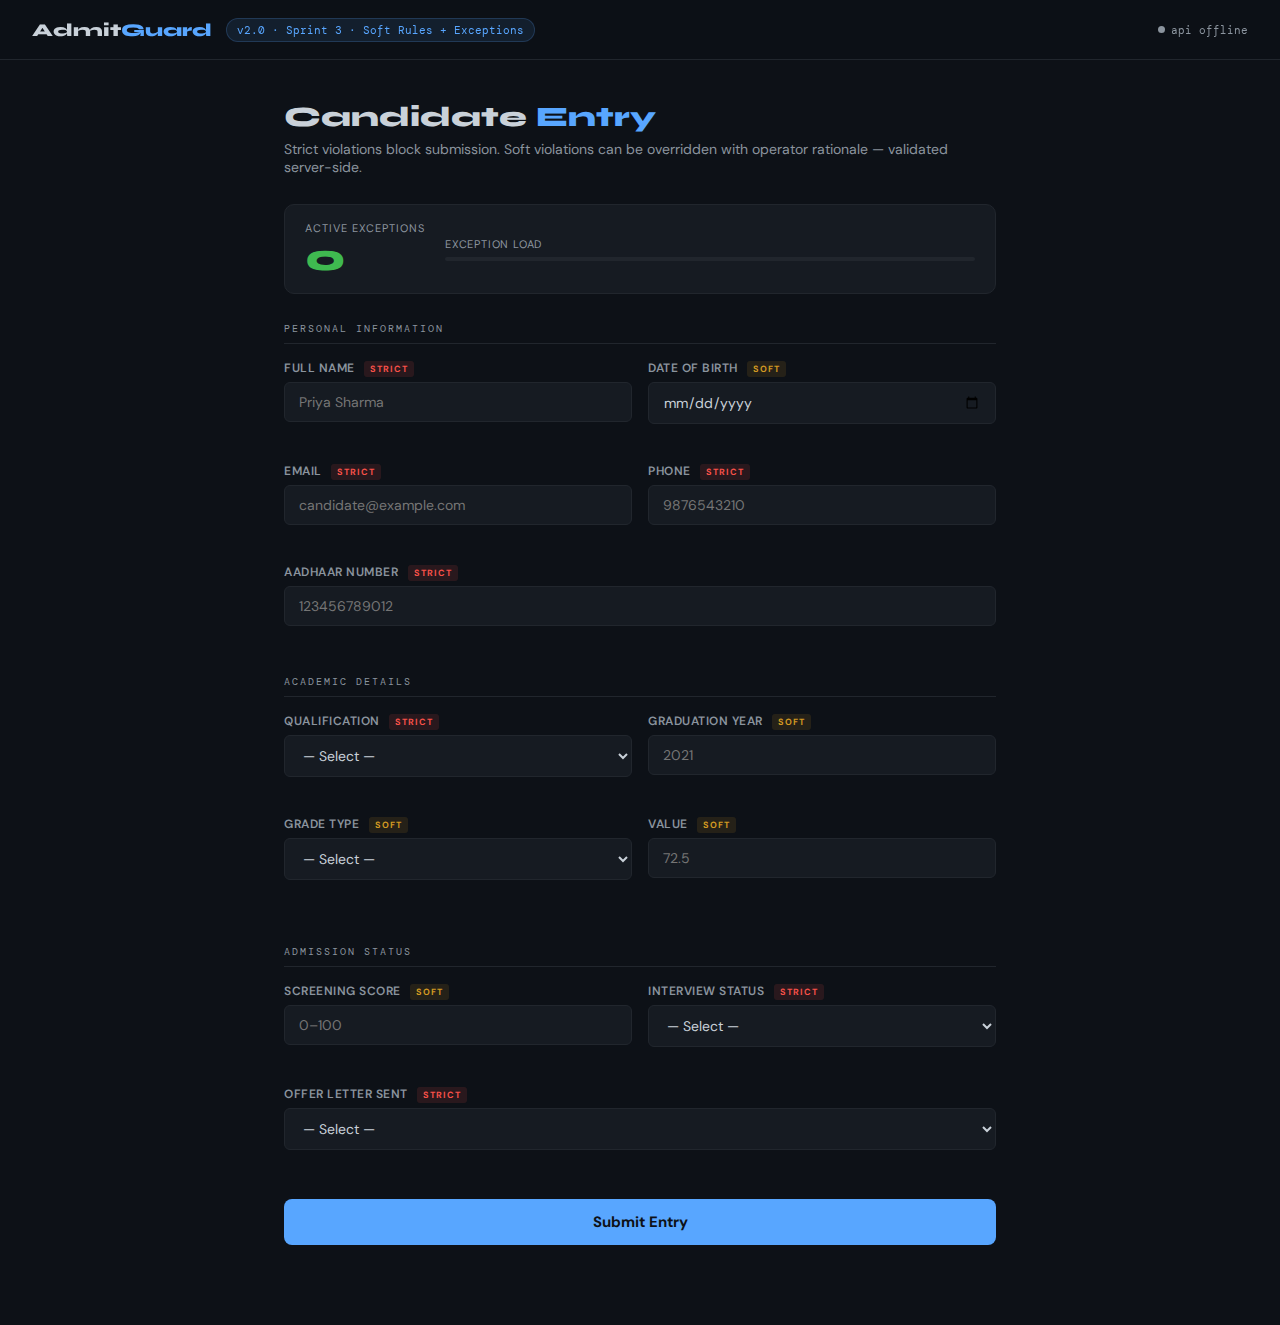
<file: index.html>
<!DOCTYPE html>
<html lang="en">

<head>
    <meta charset="UTF-8">
    <meta name="viewport" content="width=device-width, initial-scale=1.0">
    <title>AdmitGuard — Sprint 3</title>
    <link
        href="https://fonts.googleapis.com/css2?family=DM+Mono:wght@400;500&family=Syne:wght@700;800&family=DM+Sans:wght@300;400;500;600&display=swap"
        rel="stylesheet">
    <style>
        :root {
            --bg: #0d1117;
            --surface: #161b22;
            --surface2: #1c2128;
            --border: #21262d;
            --accent: #58a6ff;
            --success: #3fb950;
            --warn: #d29922;
            --danger: #f85149;
            --text: #c9d1d9;
            --muted: #8b949e;
            --font: 'DM Sans', sans-serif;
            --mono: 'DM Mono', monospace;
            --display: 'Syne', sans-serif;
        }

        * {
            box-sizing: border-box;
            margin: 0;
            padding: 0;
        }

        body {
            background: var(--bg);
            color: var(--text);
            font-family: var(--font);
            min-height: 100vh;
        }

        header {
            padding: 0 32px;
            height: 60px;
            display: flex;
            align-items: center;
            justify-content: space-between;
            border-bottom: 1px solid var(--border);
            position: sticky;
            top: 0;
            z-index: 10;
            background: rgba(13, 17, 23, 0.96);
            backdrop-filter: blur(8px);
        }

        .logo {
            font-family: var(--display);
            font-size: 18px;
            font-weight: 800;
        }

        .logo span {
            color: var(--accent);
        }

        .sprint-badge {
            font-family: var(--mono);
            font-size: 11px;
            background: rgba(88, 166, 255, 0.1);
            color: var(--accent);
            padding: 4px 10px;
            border-radius: 20px;
            border: 1px solid rgba(88, 166, 255, 0.2);
        }

        .api-status {
            font-family: var(--mono);
            font-size: 11px;
            color: var(--muted);
            display: flex;
            align-items: center;
            gap: 6px;
        }

        .dot {
            width: 7px;
            height: 7px;
            border-radius: 50%;
            background: var(--muted);
        }

        .dot.online {
            background: var(--success);
            box-shadow: 0 0 6px var(--success);
        }

        main {
            max-width: 760px;
            margin: 0 auto;
            padding: 40px 24px 80px;
        }

        h1 {
            font-family: var(--display);
            font-size: 28px;
            font-weight: 800;
            margin-bottom: 6px;
        }

        h1 span {
            color: var(--accent);
        }

        .subtitle {
            color: var(--muted);
            font-size: 14px;
            margin-bottom: 28px;
        }

        /* EXCEPTION METER */
        .exception-meter {
            background: var(--surface);
            border: 1px solid var(--border);
            border-radius: 10px;
            padding: 16px 20px;
            margin-bottom: 28px;
            display: flex;
            align-items: center;
            gap: 20px;
        }

        .ex-count {
            font-family: var(--display);
            font-size: 38px;
            font-weight: 800;
            line-height: 1;
            min-width: 48px;
        }

        .ex-count.zero {
            color: var(--success);
        }

        .ex-count.low {
            color: var(--warn);
        }

        .ex-count.high {
            color: var(--danger);
        }

        .ex-bar-wrap {
            flex: 1;
        }

        .ex-bar-label {
            font-size: 11px;
            color: var(--muted);
            margin-bottom: 6px;
            text-transform: uppercase;
            letter-spacing: 0.8px;
        }

        .ex-bar {
            height: 4px;
            background: var(--border);
            border-radius: 2px;
            overflow: hidden;
        }

        .ex-bar-fill {
            height: 100%;
            border-radius: 2px;
            transition: all .3s;
        }

        .flag-badge {
            background: rgba(248, 81, 73, 0.1);
            border: 1px solid rgba(248, 81, 73, 0.3);
            color: var(--danger);
            font-size: 12px;
            padding: 6px 12px;
            border-radius: 6px;
            font-weight: 600;
            display: none;
        }

        /* FORM */
        .form-section {
            margin-bottom: 28px;
        }

        .section-label {
            font-family: var(--mono);
            font-size: 10px;
            letter-spacing: 2px;
            text-transform: uppercase;
            color: var(--muted);
            margin-bottom: 16px;
            padding-bottom: 8px;
            border-bottom: 1px solid var(--border);
        }

        .field {
            margin-bottom: 18px;
        }

        label {
            display: block;
            font-size: 12px;
            font-weight: 600;
            color: var(--muted);
            margin-bottom: 6px;
            letter-spacing: 0.5px;
            text-transform: uppercase;
        }

        .rule-type {
            font-size: 9px;
            padding: 2px 6px;
            border-radius: 3px;
            margin-left: 6px;
            font-weight: 700;
            letter-spacing: 1px;
        }

        .rule-strict {
            background: rgba(248, 81, 73, 0.12);
            color: var(--danger);
        }

        .rule-soft {
            background: rgba(210, 153, 34, 0.12);
            color: var(--warn);
        }

        input,
        select {
            width: 100%;
            background: var(--surface);
            border: 1px solid var(--border);
            color: var(--text);
            padding: 10px 14px;
            border-radius: 6px;
            font-family: var(--font);
            font-size: 14px;
            outline: none;
            transition: border-color .15s;
        }

        input:focus,
        select:focus {
            border-color: var(--accent);
        }

        input.field-error {
            border-color: var(--danger);
        }

        input.field-soft {
            border-color: var(--warn);
        }

        select option {
            background: var(--surface);
        }

        .error-msg {
            font-size: 12px;
            color: var(--danger);
            margin-top: 5px;
            min-height: 16px;
        }

        .soft-msg {
            font-size: 12px;
            color: var(--warn);
            margin-top: 5px;
            min-height: 16px;
        }

        .grid-2 {
            display: grid;
            grid-template-columns: 1fr 1fr;
            gap: 16px;
        }

        /* EXCEPTION PANEL */
        .exception-panel {
            background: rgba(210, 153, 34, 0.05);
            border: 1px solid rgba(210, 153, 34, 0.2);
            border-radius: 8px;
            padding: 14px;
            margin-top: 10px;
            display: none;
            animation: fadeIn .2s ease;
        }

        .exception-panel.open {
            display: block;
        }

        @keyframes fadeIn {
            from {
                opacity: 0;
                transform: translateY(-4px);
            }

            to {
                opacity: 1;
                transform: translateY(0);
            }
        }

        .ex-toggle {
            display: flex;
            align-items: center;
            gap: 10px;
            cursor: pointer;
            margin-bottom: 0;
        }

        .toggle-track {
            width: 36px;
            height: 19px;
            background: var(--border);
            border-radius: 10px;
            position: relative;
            transition: background .2s;
            flex-shrink: 0;
        }

        .toggle-track.on {
            background: var(--warn);
        }

        .toggle-track::after {
            content: '';
            position: absolute;
            width: 13px;
            height: 13px;
            background: #fff;
            border-radius: 50%;
            top: 3px;
            left: 3px;
            transition: left .2s;
        }

        .toggle-track.on::after {
            left: 20px;
        }

        .ex-toggle-label {
            font-size: 13px;
            color: var(--warn);
            font-weight: 500;
        }

        .rationale-wrap {
            margin-top: 12px;
            display: none;
        }

        .rationale-wrap.open {
            display: block;
        }

        .rationale-wrap textarea {
            width: 100%;
            background: var(--surface2);
            border: 1px solid var(--border);
            color: var(--text);
            border-radius: 6px;
            padding: 10px 12px;
            font-family: var(--font);
            font-size: 13px;
            resize: vertical;
            min-height: 65px;
            outline: none;
            transition: border-color .15s;
        }

        .rationale-wrap textarea:focus {
            border-color: var(--warn);
        }

        .rat-hint {
            font-size: 11px;
            color: var(--muted);
            margin-top: 6px;
        }

        .keyword-chips {
            display: flex;
            flex-wrap: wrap;
            gap: 5px;
            margin-top: 6px;
        }

        .kchip {
            font-size: 11px;
            padding: 2px 7px;
            border-radius: 4px;
            background: var(--surface2);
            border: 1px solid var(--border);
            color: var(--muted);
            font-family: var(--mono);
            transition: all .15s;
        }

        .kchip.found {
            border-color: var(--success);
            color: var(--success);
            background: rgba(63, 185, 80, 0.07);
        }

        .rat-status {
            font-size: 12px;
            margin-top: 5px;
            min-height: 16px;
        }

        .rat-status.ok {
            color: var(--success);
        }

        .rat-status.err {
            color: var(--danger);
        }

        /* SUBMIT */
        .btn-submit {
            width: 100%;
            padding: 13px;
            background: var(--accent);
            border: none;
            border-radius: 8px;
            color: #0d1117;
            font-family: var(--font);
            font-size: 15px;
            font-weight: 700;
            cursor: pointer;
            transition: opacity .2s;
        }

        .btn-submit:disabled {
            opacity: 0.35;
            cursor: not-allowed;
        }

        .btn-submit:not(:disabled):hover {
            opacity: 0.88;
        }

        .api-error-banner {
            background: rgba(248, 81, 73, 0.08);
            border: 1px solid rgba(248, 81, 73, 0.25);
            border-radius: 8px;
            padding: 12px 16px;
            margin-bottom: 16px;
            font-size: 13px;
            color: var(--danger);
            display: none;
        }

        .spinner {
            display: inline-block;
            width: 14px;
            height: 14px;
            border: 2px solid rgba(13, 17, 23, 0.3);
            border-top-color: #0d1117;
            border-radius: 50%;
            animation: spin .6s linear infinite;
            vertical-align: middle;
            margin-right: 6px;
        }

        @keyframes spin {
            to {
                transform: rotate(360deg);
            }
        }

        /* SUCCESS */
        .success-screen {
            display: none;
            text-align: center;
            padding: 48px 24px;
            background: var(--surface);
            border: 1px solid var(--border);
            border-radius: 12px;
        }

        .success-icon {
            font-size: 48px;
            margin-bottom: 16px;
        }

        .success-title {
            font-family: var(--display);
            font-size: 26px;
            font-weight: 800;
            margin-bottom: 8px;
        }

        .success-id {
            font-family: var(--mono);
            font-size: 13px;
            color: var(--accent);
            margin-bottom: 6px;
        }

        .success-flags {
            font-size: 13px;
            color: var(--warn);
            margin-bottom: 24px;
            min-height: 20px;
        }

        .btn-ghost {
            background: none;
            border: 1px solid var(--border);
            color: var(--muted);
            padding: 10px 20px;
            border-radius: 6px;
            cursor: pointer;
            font-family: var(--font);
            font-size: 13px;
            transition: all .2s;
        }

        .btn-ghost:hover {
            border-color: var(--accent);
            color: var(--accent);
        }
    </style>
</head>

<body>

    <header>
        <div style="display:flex;align-items:center;gap:14px;">
            <div class="logo">Admit<span>Guard</span></div>
            <div class="sprint-badge">v2.0 · Sprint 3 · Soft Rules + Exceptions</div>
        </div>
        <div class="api-status">
            <div class="dot" id="statusDot"></div><span id="statusText">checking...</span>
        </div>
    </header>

    <main>
        <h1>Candidate <span>Entry</span></h1>
        <p class="subtitle">Strict violations block submission. Soft violations can be overridden with operator
            rationale — validated server-side.</p>

        <!-- EXCEPTION METER -->
        <div class="exception-meter">
            <div>
                <div
                    style="font-size:11px;color:var(--muted);text-transform:uppercase;letter-spacing:1px;margin-bottom:4px">
                    Active Exceptions</div>
                <div class="ex-count zero" id="exCount">0</div>
            </div>
            <div class="ex-bar-wrap">
                <div class="ex-bar-label">Exception load</div>
                <div class="ex-bar">
                    <div class="ex-bar-fill" id="exFill" style="width:0%;background:var(--success)"></div>
                </div>
            </div>
            <div class="flag-badge" id="flagBadge">⚠ Manager Review Required</div>
        </div>

        <div class="api-error-banner" id="apiBanner"></div>

        <div id="formSection">
            <!-- Personal -->
            <div class="form-section">
                <div class="section-label">Personal Information</div>
                <div class="grid-2">
                    <div class="field">
                        <label>Full Name <span class="rule-type rule-strict">STRICT</span></label>
                        <input type="text" id="f_name" placeholder="Priya Sharma">
                        <div class="error-msg" id="err_name"></div>
                    </div>
                    <div class="field">
                        <label>Date of Birth <span class="rule-type rule-soft">SOFT</span></label>
                        <input type="date" id="f_dob">
                        <div class="soft-msg" id="soft_dob"></div>
                        <div class="exception-panel" id="ex_dob">
                            <div class="ex-toggle" onclick="toggleException('dob')">
                                <div class="toggle-track" id="toggle_dob"></div>
                                <span class="ex-toggle-label">Override age requirement</span>
                            </div>
                            <div class="rationale-wrap" id="rat_dob">
                                <textarea id="rattext_dob"
                                    placeholder="e.g. Approved by admission head — special case for experienced professional..."
                                    oninput="onRationaleInput('dob')"></textarea>
                                <div class="rat-hint">Min 30 chars. Must include one keyword:</div>
                                <div class="keyword-chips" id="chips_dob"></div>
                                <div class="rat-status" id="ratstat_dob"></div>
                            </div>
                        </div>
                    </div>
                </div>
                <div class="grid-2">
                    <div class="field">
                        <label>Email <span class="rule-type rule-strict">STRICT</span></label>
                        <input type="text" id="f_email" placeholder="candidate@example.com">
                        <div class="error-msg" id="err_email"></div>
                    </div>
                    <div class="field">
                        <label>Phone <span class="rule-type rule-strict">STRICT</span></label>
                        <input type="text" id="f_phone" placeholder="9876543210" maxlength="10">
                        <div class="error-msg" id="err_phone"></div>
                    </div>
                </div>
                <div class="field">
                    <label>Aadhaar Number <span class="rule-type rule-strict">STRICT</span></label>
                    <input type="text" id="f_aadhaar" placeholder="123456789012" maxlength="12">
                    <div class="error-msg" id="err_aadhaar"></div>
                </div>
            </div>

            <!-- Academic -->
            <div class="form-section">
                <div class="section-label">Academic Details</div>
                <div class="grid-2">
                    <div class="field">
                        <label>Qualification <span class="rule-type rule-strict">STRICT</span></label>
                        <select id="f_qualification">
                            <option value="">— Select —</option>
                            <option>B.Tech</option>
                            <option>B.E.</option>
                            <option>B.Sc</option>
                            <option>BCA</option>
                            <option>M.Tech</option>
                            <option>M.Sc</option>
                            <option>MCA</option>
                            <option>MBA</option>
                        </select>
                        <div class="error-msg" id="err_qualification"></div>
                    </div>
                    <div class="field">
                        <label>Graduation Year <span class="rule-type rule-soft">SOFT</span></label>
                        <input type="number" id="f_gradYear" placeholder="2021">
                        <div class="soft-msg" id="soft_gradYear"></div>
                        <div class="exception-panel" id="ex_gradYear">
                            <div class="ex-toggle" onclick="toggleException('gradYear')">
                                <div class="toggle-track" id="toggle_gradYear"></div>
                                <span class="ex-toggle-label">Override graduation year range</span>
                            </div>
                            <div class="rationale-wrap" id="rat_gradYear">
                                <textarea id="rattext_gradYear"
                                    placeholder="e.g. Special case — documentation pending from registrar..."
                                    oninput="onRationaleInput('gradYear')"></textarea>
                                <div class="rat-hint">Min 30 chars. Must include one keyword:</div>
                                <div class="keyword-chips" id="chips_gradYear"></div>
                                <div class="rat-status" id="ratstat_gradYear"></div>
                            </div>
                        </div>
                    </div>
                </div>
                <div class="grid-2">
                    <div class="field">
                        <label>Grade Type <span class="rule-type rule-soft">SOFT</span></label>
                        <select id="f_gradeType">
                            <option value="">— Select —</option>
                            <option value="percentage">Percentage (%)</option>
                            <option value="cgpa">CGPA (10-point)</option>
                        </select>
                    </div>
                    <div class="field">
                        <label>Value <span class="rule-type rule-soft">SOFT</span></label>
                        <input type="number" id="f_gradeValue" placeholder="72.5" step="0.01">
                        <div class="soft-msg" id="soft_gradeValue"></div>
                        <div class="exception-panel" id="ex_gradeValue">
                            <div class="ex-toggle" onclick="toggleException('gradeValue')">
                                <div class="toggle-track" id="toggle_gradeValue"></div>
                                <span class="ex-toggle-label">Override grade threshold</span>
                            </div>
                            <div class="rationale-wrap" id="rat_gradeValue">
                                <textarea id="rattext_gradeValue"
                                    placeholder="e.g. Waiver granted — candidate has 5 years relevant experience..."
                                    oninput="onRationaleInput('gradeValue')"></textarea>
                                <div class="rat-hint">Min 30 chars. Must include one keyword:</div>
                                <div class="keyword-chips" id="chips_gradeValue"></div>
                                <div class="rat-status" id="ratstat_gradeValue"></div>
                            </div>
                        </div>
                    </div>
                </div>
            </div>

            <!-- Admission -->
            <div class="form-section">
                <div class="section-label">Admission Status</div>
                <div class="grid-2">
                    <div class="field">
                        <label>Screening Score <span class="rule-type rule-soft">SOFT</span></label>
                        <input type="number" id="f_testScore" placeholder="0–100" min="0" max="100">
                        <div class="soft-msg" id="soft_testScore"></div>
                        <div class="exception-panel" id="ex_testScore">
                            <div class="ex-toggle" onclick="toggleException('testScore')">
                                <div class="toggle-track" id="toggle_testScore"></div>
                                <span class="ex-toggle-label">Override test score minimum</span>
                            </div>
                            <div class="rationale-wrap" id="rat_testScore">
                                <textarea id="rattext_testScore"
                                    placeholder="e.g. Approved by panel — strong interview performance compensates..."
                                    oninput="onRationaleInput('testScore')"></textarea>
                                <div class="rat-hint">Min 30 chars. Must include one keyword:</div>
                                <div class="keyword-chips" id="chips_testScore"></div>
                                <div class="rat-status" id="ratstat_testScore"></div>
                            </div>
                        </div>
                    </div>
                    <div class="field">
                        <label>Interview Status <span class="rule-type rule-strict">STRICT</span></label>
                        <select id="f_interviewStatus">
                            <option value="">— Select —</option>
                            <option value="Cleared">Cleared</option>
                            <option value="Waitlisted">Waitlisted</option>
                            <option value="Rejected">Rejected</option>
                        </select>
                        <div class="error-msg" id="err_interviewStatus"></div>
                    </div>
                </div>
                <div class="field">
                    <label>Offer Letter Sent <span class="rule-type rule-strict">STRICT</span></label>
                    <select id="f_offerLetterSent">
                        <option value="">— Select —</option>
                        <option value="Yes">Yes</option>
                        <option value="No">No</option>
                    </select>
                    <div class="error-msg" id="err_offerLetterSent"></div>
                </div>
            </div>

            <button class="btn-submit" id="submitBtn" onclick="submitForm()">Submit Entry</button>
        </div>

        <div class="success-screen" id="successScreen">
            <div class="success-icon">✅</div>
            <div class="success-title">Entry Submitted</div>
            <div class="success-id" id="successId"></div>
            <div class="success-flags" id="successFlags"></div>
            <button class="btn-ghost" onclick="resetForm()">Submit Another</button>
        </div>
    </main>

    <script>
        const API = 'http://localhost:3001/api';
        const SOFT_FIELDS = ['dob', 'gradYear', 'gradeValue', 'testScore'];
        const STRICT_FIELDS = ['name', 'email', 'phone', 'aadhaar', 'qualification', 'interviewStatus', 'offerLetterSent'];

        let exceptions = {}; // { fieldName: { enabled: bool, rationale: string } }
        let rationaleKeywords = ['approved by', 'special case', 'documentation pending', 'waiver granted'];

        async function checkHealth() {
            try {
                const d = await (await fetch(`${API}/health`)).json();
                document.getElementById('statusDot').className = 'dot online';
                document.getElementById('statusText').textContent = `api online · sprint ${d.sprint}`;
            } catch { document.getElementById('statusText').textContent = 'api offline'; }
        }

        async function loadRules() {
            try {
                const d = await (await fetch(`${API}/rules`)).json();
                rationaleKeywords = d.rules.rationale_required_keywords || rationaleKeywords;
                renderAllChips();
            } catch { }
        }

        function renderAllChips() {
            SOFT_FIELDS.forEach(f => {
                const el = document.getElementById('chips_' + f);
                if (!el) return;
                el.innerHTML = rationaleKeywords.map(k =>
                    `<span class="kchip" id="chip_${f}_${k.replace(/\s/g, '_')}">"${k}"</span>`
                ).join('');
            });
        }

        function toggleException(field) {
            if (!exceptions[field]) exceptions[field] = { enabled: false, rationale: '' };
            exceptions[field].enabled = !exceptions[field].enabled;
            const track = document.getElementById('toggle_' + field);
            const ratWrap = document.getElementById('rat_' + field);
            track.classList.toggle('on', exceptions[field].enabled);
            ratWrap.classList.toggle('open', exceptions[field].enabled);
            updateExceptionMeter();
        }

        function onRationaleInput(field) {
            const text = document.getElementById('rattext_' + field).value;
            if (!exceptions[field]) exceptions[field] = { enabled: true, rationale: '' };
            exceptions[field].rationale = text;

            // Update chip highlights client-side (cosmetic only — server validates)
            rationaleKeywords.forEach(k => {
                const chip = document.getElementById('chip_' + field + '_' + k.replace(/\s/g, '_'));
                if (chip) chip.className = 'kchip' + (text.toLowerCase().includes(k) ? ' found' : '');
            });

            const stat = document.getElementById('ratstat_' + field);
            const hasKeyword = rationaleKeywords.some(k => text.toLowerCase().includes(k));
            if (text.length < 10) {
                stat.textContent = `${text.length} / 30 chars minimum`;
                stat.className = 'rat-status err';
            } else if (!hasKeyword) {
                stat.textContent = 'Needs a required keyword';
                stat.className = 'rat-status err';
            } else {
                stat.textContent = '✓ Rationale ready (server will verify)';
                stat.className = 'rat-status ok';
            }

            updateExceptionMeter();
        }

        function updateExceptionMeter() {
            const count = SOFT_FIELDS.filter(f => exceptions[f]?.enabled && exceptions[f]?.rationale?.length >= 10).length;
            const el = document.getElementById('exCount');
            el.textContent = count;
            el.className = 'ex-count ' + (count === 0 ? 'zero' : count <= 2 ? 'low' : 'high');
            const fill = document.getElementById('exFill');
            fill.style.width = Math.min(count / 4 * 100, 100) + '%';
            fill.style.background = count === 0 ? 'var(--success)' : count <= 2 ? 'var(--warn)' : 'var(--danger)';
            document.getElementById('flagBadge').style.display = count > 2 ? 'block' : 'none';
        }

        function showSoftViolation(field, msg) {
            const el = document.getElementById('soft_' + field);
            const inp = document.getElementById('f_' + field);
            const panel = document.getElementById('ex_' + field);
            if (el) { el.textContent = msg; }
            if (inp) inp.className = 'field-soft';
            if (panel) panel.classList.add('open');
        }

        function clearAll() {
            [...STRICT_FIELDS, ...SOFT_FIELDS].forEach(f => {
                const err = document.getElementById('err_' + f);
                const soft = document.getElementById('soft_' + f);
                const inp = document.getElementById('f_' + f);
                if (err) err.textContent = '';
                if (soft) soft.textContent = '';
                if (inp) inp.className = '';
            });
            document.getElementById('apiBanner').style.display = 'none';
        }

        function collectPayload() {
            const exPayload = {};
            SOFT_FIELDS.forEach(f => {
                if (exceptions[f]?.enabled && exceptions[f]?.rationale) {
                    exPayload[f] = { rationale: exceptions[f].rationale };
                }
            });
            return {
                name: document.getElementById('f_name').value,
                email: document.getElementById('f_email').value,
                phone: document.getElementById('f_phone').value,
                aadhaar: document.getElementById('f_aadhaar').value,
                dob: document.getElementById('f_dob').value,
                qualification: document.getElementById('f_qualification').value,
                gradYear: document.getElementById('f_gradYear').value,
                gradeType: document.getElementById('f_gradeType').value,
                gradeValue: document.getElementById('f_gradeValue').value,
                testScore: document.getElementById('f_testScore').value,
                interviewStatus: document.getElementById('f_interviewStatus').value,
                offerLetterSent: document.getElementById('f_offerLetterSent').value,
                exceptions: exPayload,
            };
        }

        async function submitForm() {
            clearAll();
            const btn = document.getElementById('submitBtn');
            btn.disabled = true;
            btn.innerHTML = '<span class="spinner"></span>Validating...';

            try {
                const res = await fetch(`${API}/submit`, {
                    method: 'POST', headers: { 'Content-Type': 'application/json' },
                    body: JSON.stringify(collectPayload()),
                });
                const data = await res.json();

                if (!data.success) {
                    // Show strict errors
                    Object.entries(data.strictErrors || {}).forEach(([f, msg]) => {
                        const el = document.getElementById('err_' + f);
                        const inp = document.getElementById('f_' + f);
                        if (el) el.textContent = msg;
                        if (inp) inp.classList.add('field-error');
                    });
                    // Show unresolved soft violations
                    Object.entries(data.softViolations || {}).forEach(([f, v]) => showSoftViolation(f, v.message));
                    // Show rejected rationales
                    Object.entries(data.rejectedExceptions || {}).forEach(([f, msg]) => {
                        const stat = document.getElementById('ratstat_' + f);
                        if (stat) { stat.textContent = '✗ ' + msg; stat.className = 'rat-status err'; }
                    });
                } else {
                    document.getElementById('formSection').style.display = 'none';
                    document.getElementById('successScreen').style.display = 'block';
                    document.getElementById('successId').textContent = `Entry ID: ${data.entry.id}`;
                    const flags = [];
                    if (data.entry.exceptionCount > 0) flags.push(`${data.entry.exceptionCount} exception(s) recorded`);
                    if (data.entry.flaggedForReview) flags.push('⚠ Flagged for manager review');
                    document.getElementById('successFlags').textContent = flags.join(' · ');
                }
            } catch {
                const b = document.getElementById('apiBanner');
                b.style.display = 'block';
                b.textContent = 'Cannot connect to AdmitGuard API. Is the backend running on :3001?';
            }

            btn.disabled = false;
            btn.innerHTML = 'Submit Entry';
        }

        function resetForm() {
            document.querySelectorAll('input, select').forEach(el => el.value = '');
            exceptions = {};
            SOFT_FIELDS.forEach(f => {
                const track = document.getElementById('toggle_' + f);
                const ratWrap = document.getElementById('rat_' + f);
                const panel = document.getElementById('ex_' + f);
                if (track) track.classList.remove('on');
                if (ratWrap) ratWrap.classList.remove('open');
                if (panel) panel.classList.remove('open');
                const ta = document.getElementById('rattext_' + f);
                if (ta) ta.value = '';
            });
            clearAll();
            updateExceptionMeter();
            document.getElementById('formSection').style.display = 'block';
            document.getElementById('successScreen').style.display = 'none';
        }

        checkHealth();
        loadRules();
    </script>
</body>

</html>
</file>
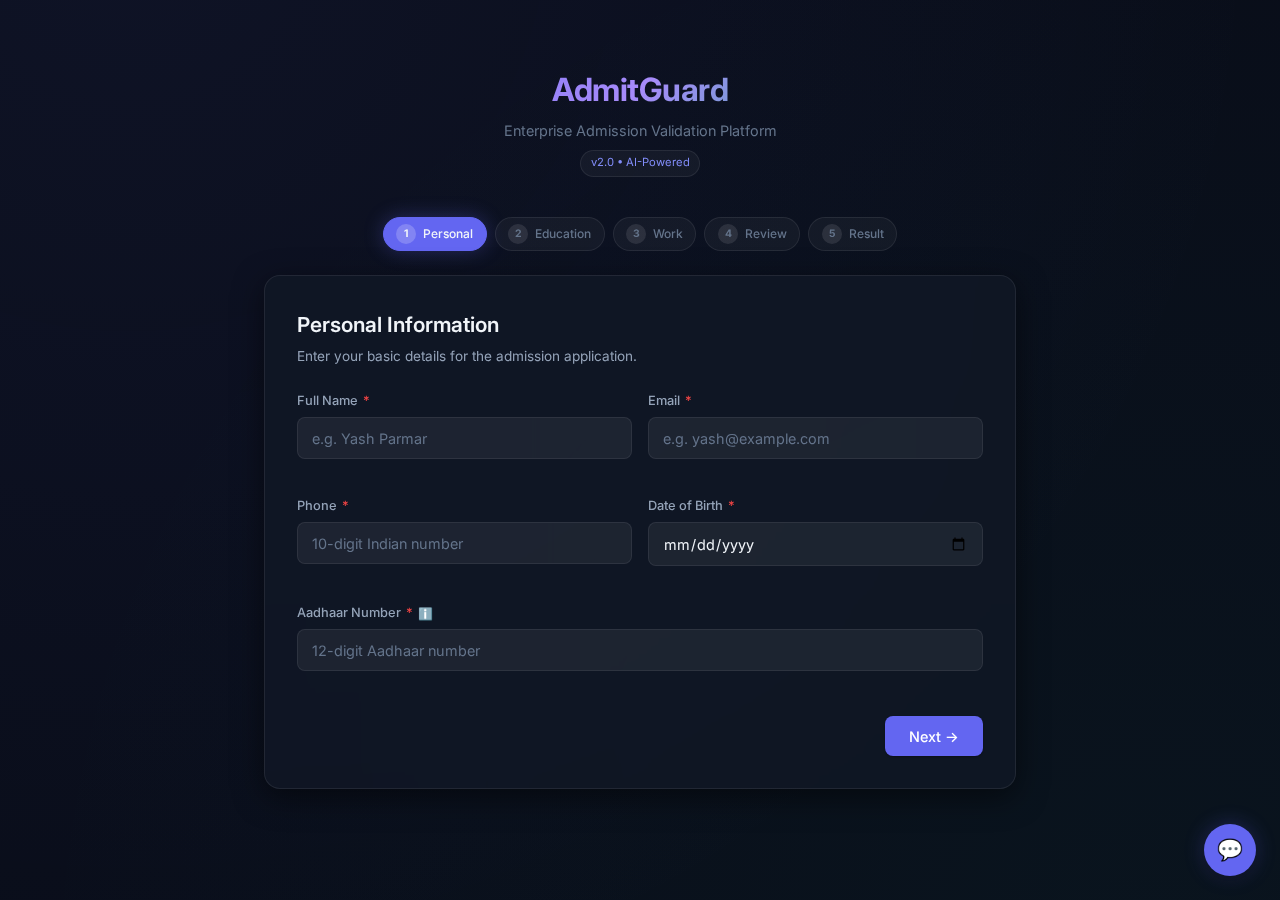
<file: src/frontend/index.html>
<!DOCTYPE html>
<html lang="en">
<head>
  <meta charset="UTF-8">
  <meta name="viewport" content="width=device-width, initial-scale=1.0">
  <meta name="description" content="AdmitGuard v2 — Enterprise Admission Validation Platform with AI-powered screening">
  <title>AdmitGuard v2 — Admission Application</title>
  <link rel="stylesheet" href="styles.css">
</head>
<body>

  <!-- HEADER -->
  <div class="container">
    <header class="header">
      <div class="header__logo">AdmitGuard</div>
      <div class="header__subtitle">Enterprise Admission Validation Platform</div>
      <span class="header__version">v2.0 • AI-Powered</span>
    </header>

    <!-- STEP INDICATOR -->
    <nav class="steps" id="step-indicator">
      <div class="step-dot active" data-step="1">
        <span class="step-dot__num">1</span> Personal
      </div>
      <div class="step-dot" data-step="2">
        <span class="step-dot__num">2</span> Education
      </div>
      <div class="step-dot" data-step="3">
        <span class="step-dot__num">3</span> Work
      </div>
      <div class="step-dot" data-step="4">
        <span class="step-dot__num">4</span> Review
      </div>
      <div class="step-dot" data-step="5">
        <span class="step-dot__num">5</span> Result
      </div>
    </nav>

    <!-- ================================================================ -->
    <!-- STEP 1: PERSONAL INFO                                            -->
    <!-- ================================================================ -->
    <section class="card" id="step-1">
      <h2 class="card__title">Personal Information</h2>
      <p class="card__desc">Enter your basic details for the admission application.</p>

      <div class="form-grid">
        <div class="form-group">
          <label class="form-label" for="full_name">
            Full Name <span class="form-label__required">*</span>
          </label>
          <input type="text" class="form-input" id="full_name" placeholder="e.g. Yash Parmar" autocomplete="name">
          <span class="form-error" id="err-full_name"></span>
        </div>

        <div class="form-group">
          <label class="form-label" for="email">
            Email <span class="form-label__required">*</span>
          </label>
          <input type="email" class="form-input" id="email" placeholder="e.g. yash@example.com" autocomplete="email">
          <span class="form-error" id="err-email"></span>
        </div>

        <div class="form-group">
          <label class="form-label" for="phone">
            Phone <span class="form-label__required">*</span>
          </label>
          <input type="tel" class="form-input" id="phone" placeholder="10-digit Indian number" autocomplete="tel">
          <span class="form-error" id="err-phone"></span>
        </div>

        <div class="form-group">
          <label class="form-label" for="date_of_birth">
            Date of Birth <span class="form-label__required">*</span>
          </label>
          <input type="date" class="form-input" id="date_of_birth">
          <span class="form-error" id="err-date_of_birth"></span>
        </div>

        <div class="form-group form-group--full">
          <label class="form-label" for="aadhaar">
            Aadhaar Number <span class="form-label__required">*</span>
            <span class="form-label__help" onclick="explainField('aadhaar')" title="What is Aadhaar?">ℹ️</span>
          </label>
          <input type="text" class="form-input" id="aadhaar" placeholder="12-digit Aadhaar number" maxlength="14">
          <span class="form-error" id="err-aadhaar"></span>
        </div>
      </div>

      <div class="btn-row btn-row--right">
        <button class="btn btn-primary" onclick="goToStep(2)">Next →</button>
      </div>
    </section>

    <!-- ================================================================ -->
    <!-- STEP 2: EDUCATION                                                -->
    <!-- ================================================================ -->
    <section class="card hidden" id="step-2">
      <h2 class="card__title">Education History</h2>
      <p class="card__desc">Select your education pathway and add your qualifications.</p>

      <!-- Path Selector -->
      <div class="path-selector" id="path-selector">
        <label class="path-card selected" data-path="A">
          <input type="radio" name="education_path" value="A" checked>
          <div class="path-card__title">Path A</div>
          <div class="path-card__flow">10th → 12th → UG<br><small>Standard</small></div>
        </label>
        <label class="path-card" data-path="B">
          <input type="radio" name="education_path" value="B">
          <div class="path-card__title">Path B</div>
          <div class="path-card__flow">10th → Diploma → UG<br><small>Lateral Entry</small></div>
        </label>
        <label class="path-card" data-path="C">
          <input type="radio" name="education_path" value="C">
          <div class="path-card__title">Path C</div>
          <div class="path-card__flow">10th → ITI → Diploma → UG<br><small>Vocational</small></div>
        </label>
      </div>

      <!-- Dynamic Education Entries -->
      <div id="education-entries"></div>

      <div class="btn-row">
        <button class="btn btn-secondary" onclick="goToStep(1)">← Back</button>
        <button class="btn btn-primary" onclick="goToStep(3)">Next →</button>
      </div>
    </section>

    <!-- ================================================================ -->
    <!-- STEP 3: WORK EXPERIENCE                                          -->
    <!-- ================================================================ -->
    <section class="card hidden" id="step-3">
      <h2 class="card__title">Work Experience</h2>
      <p class="card__desc">Add your work history (optional). Leave empty if you're a fresher.</p>

      <div id="work-entries"></div>

      <button class="add-entry-btn" onclick="addWorkEntry()">
        + Add Work Experience
      </button>

      <div class="btn-row">
        <button class="btn btn-secondary" onclick="goToStep(2)">← Back</button>
        <button class="btn btn-primary" onclick="goToStep(4)">Next →</button>
      </div>
    </section>

    <!-- ================================================================ -->
    <!-- STEP 4: REVIEW                                                   -->
    <!-- ================================================================ -->
    <section class="card hidden" id="step-4">
      <h2 class="card__title">Review Your Application</h2>
      <p class="card__desc">Please verify all details before submitting.</p>

      <div id="review-content"></div>

      <!-- Flags preview -->
      <div id="review-flags" class="hidden mt-2"></div>

      <div class="btn-row">
        <button class="btn btn-secondary" onclick="goToStep(3)">← Back</button>
        <button class="btn btn-success" id="submit-btn" onclick="submitApplication()">
          ✓ Submit Application
        </button>
      </div>
    </section>

    <!-- ================================================================ -->
    <!-- STEP 5: CONFIRMATION                                             -->
    <!-- ================================================================ -->
    <section class="card hidden" id="step-5">
      <div class="confirmation">
        <div class="confirmation__icon">✓</div>
        <h2 class="confirmation__title">Application Submitted!</h2>
        <p class="confirmation__subtitle" id="confirm-message">Your application has been received and processed.</p>
      </div>

      <!-- Risk Gauge -->
      <div class="risk-gauge" id="risk-gauge"></div>

      <!-- Intelligence -->
      <div id="confirm-intel"></div>

      <!-- Flags -->
      <div id="confirm-flags"></div>

      <div class="btn-row btn-row--right mt-2">
        <button class="btn btn-outline" onclick="resetForm()">Submit Another</button>
      </div>
    </section>
  </div>

  <!-- LLM Chat Widget -->
  <div class="chat-bubble" id="chat-bubble" onclick="toggleChat()" title="AI Assistant">💬</div>
  <div class="chat-panel" id="chat-panel">
    <div class="chat-panel__header">
      <span class="chat-panel__title">🤖 AdmitGuard AI</span>
      <button class="chat-panel__close" onclick="toggleChat()">✕</button>
    </div>
    <div class="chat-messages" id="chat-messages">
      <div class="chat-msg chat-msg--bot">
        Hi! I can help you fill out the form. Ask me anything about the admission process, education pathways, or required documents.
      </div>
    </div>
    <div class="chat-input-row">
      <input type="text" id="chat-input" placeholder="Ask a question..." onkeydown="if(event.key==='Enter')sendChat()">
      <button onclick="sendChat()">→</button>
    </div>
  </div>

  <!-- Loading Overlay -->
  <div class="loading-overlay hidden" id="loading">
    <div class="spinner"></div>
    <div class="loading-overlay__text" id="loading-text">Processing your application...</div>
  </div>

  <script src="app.js"></script>
</body>
</html>
</file>
<file: src/frontend/styles.css>
/* =============================================================================
   AdmitGuard v2 — Design System
   Premium dark theme with glassmorphism, smooth animations, vibrant accents.
   ============================================================================= */

@import url('https://fonts.googleapis.com/css2?family=Inter:wght@300;400;500;600;700&display=swap');

/* -- CSS Variables -------------------------------------------------------- */
:root {
  --bg-primary: #0a0e1a;
  --bg-secondary: #111827;
  --bg-card: rgba(17, 24, 39, 0.7);
  --bg-glass: rgba(255, 255, 255, 0.04);
  --bg-input: rgba(255, 255, 255, 0.06);
  --bg-input-focus: rgba(255, 255, 255, 0.1);

  --text-primary: #f1f5f9;
  --text-secondary: #94a3b8;
  --text-muted: #64748b;
  --text-accent: #818cf8;

  --accent: #6366f1;
  --accent-hover: #818cf8;
  --accent-glow: rgba(99, 102, 241, 0.3);
  --success: #10b981;
  --success-glow: rgba(16, 185, 129, 0.2);
  --warning: #f59e0b;
  --warning-glow: rgba(245, 158, 11, 0.2);
  --danger: #ef4444;
  --danger-glow: rgba(239, 68, 68, 0.2);
  --info: #3b82f6;

  --border: rgba(255, 255, 255, 0.08);
  --border-focus: rgba(99, 102, 241, 0.5);
  --shadow-sm: 0 1px 2px rgba(0, 0, 0, 0.3);
  --shadow-md: 0 4px 12px rgba(0, 0, 0, 0.4);
  --shadow-lg: 0 8px 30px rgba(0, 0, 0, 0.5);
  --shadow-glow: 0 0 20px var(--accent-glow);

  --radius-sm: 8px;
  --radius-md: 12px;
  --radius-lg: 16px;
  --radius-xl: 24px;

  --font: 'Inter', -apple-system, BlinkMacSystemFont, sans-serif;
  --transition: all 0.3s cubic-bezier(0.4, 0, 0.2, 1);
}

/* -- Reset & Base --------------------------------------------------------- */
*, *::before, *::after { box-sizing: border-box; margin: 0; padding: 0; }

html { font-size: 16px; scroll-behavior: smooth; }

body {
  font-family: var(--font);
  background: var(--bg-primary);
  color: var(--text-primary);
  line-height: 1.6;
  min-height: 100vh;
  overflow-x: hidden;
}

body::before {
  content: '';
  position: fixed;
  top: -50%;
  left: -50%;
  width: 200%;
  height: 200%;
  background: radial-gradient(circle at 30% 20%, rgba(99, 102, 241, 0.06) 0%, transparent 50%),
              radial-gradient(circle at 70% 80%, rgba(16, 185, 129, 0.04) 0%, transparent 50%);
  z-index: -1;
  animation: bgShift 20s ease infinite;
}

@keyframes bgShift {
  0%, 100% { transform: translate(0, 0); }
  50% { transform: translate(-5%, -3%); }
}

a { color: var(--accent); text-decoration: none; }
a:hover { color: var(--accent-hover); }

/* -- Container ------------------------------------------------------------ */
.container {
  max-width: 800px;
  margin: 0 auto;
  padding: 2rem 1.5rem;
  position: relative;
}

/* -- Header --------------------------------------------------------------- */
.header {
  text-align: center;
  padding: 2rem 0 1rem;
}

.header__logo {
  font-size: 2rem;
  font-weight: 700;
  background: linear-gradient(135deg, var(--accent), #a78bfa, var(--success));
  -webkit-background-clip: text;
  -webkit-text-fill-color: transparent;
  background-clip: text;
  letter-spacing: -0.5px;
}

.header__subtitle {
  color: var(--text-muted);
  font-size: 0.9rem;
  margin-top: 0.25rem;
}

.header__version {
  display: inline-block;
  background: var(--bg-glass);
  border: 1px solid var(--border);
  padding: 0.2rem 0.6rem;
  border-radius: 20px;
  font-size: 0.7rem;
  color: var(--text-accent);
  margin-top: 0.5rem;
}

/* -- Step Indicator -------------------------------------------------------- */
.steps {
  display: flex;
  justify-content: center;
  gap: 0.5rem;
  padding: 1.5rem 0;
  flex-wrap: wrap;
}

.step-dot {
  display: flex;
  align-items: center;
  gap: 0.4rem;
  padding: 0.4rem 0.8rem;
  border-radius: 20px;
  font-size: 0.75rem;
  font-weight: 500;
  color: var(--text-muted);
  background: var(--bg-glass);
  border: 1px solid var(--border);
  transition: var(--transition);
  cursor: default;
}

.step-dot.active {
  color: var(--text-primary);
  background: var(--accent);
  border-color: var(--accent);
  box-shadow: var(--shadow-glow);
}

.step-dot.completed {
  color: var(--success);
  border-color: rgba(16, 185, 129, 0.3);
  background: rgba(16, 185, 129, 0.1);
}

.step-dot__num {
  width: 20px;
  height: 20px;
  border-radius: 50%;
  display: flex;
  align-items: center;
  justify-content: center;
  font-size: 0.65rem;
  font-weight: 700;
  background: rgba(255, 255, 255, 0.1);
}

.step-dot.active .step-dot__num { background: rgba(255, 255, 255, 0.2); }
.step-dot.completed .step-dot__num { background: var(--success); color: #fff; }

/* -- Card (Form Panels) -------------------------------------------------- */
.card {
  background: var(--bg-card);
  backdrop-filter: blur(20px);
  -webkit-backdrop-filter: blur(20px);
  border: 1px solid var(--border);
  border-radius: var(--radius-lg);
  padding: 2rem;
  box-shadow: var(--shadow-lg);
  animation: fadeSlideUp 0.4s ease;
}

@keyframes fadeSlideUp {
  from { opacity: 0; transform: translateY(16px); }
  to { opacity: 1; transform: translateY(0); }
}

.card__title {
  font-size: 1.3rem;
  font-weight: 600;
  margin-bottom: 0.25rem;
}

.card__desc {
  color: var(--text-secondary);
  font-size: 0.85rem;
  margin-bottom: 1.5rem;
}

/* -- Form Elements -------------------------------------------------------- */
.form-grid {
  display: grid;
  grid-template-columns: 1fr 1fr;
  gap: 1rem;
}

.form-grid--single { grid-template-columns: 1fr; }

.form-group {
  display: flex;
  flex-direction: column;
  gap: 0.35rem;
}

.form-group--full { grid-column: 1 / -1; }

.form-label {
  font-size: 0.8rem;
  font-weight: 500;
  color: var(--text-secondary);
  display: flex;
  align-items: center;
  gap: 0.3rem;
}

.form-label__required { color: var(--danger); }

.form-label__help {
  cursor: pointer;
  color: var(--text-muted);
  font-size: 0.75rem;
  transition: var(--transition);
}

.form-label__help:hover { color: var(--accent); }

.form-input, .form-select {
  padding: 0.7rem 0.9rem;
  background: var(--bg-input);
  border: 1px solid var(--border);
  border-radius: var(--radius-sm);
  color: var(--text-primary);
  font-size: 0.9rem;
  font-family: var(--font);
  transition: var(--transition);
  width: 100%;
}

.form-input:focus, .form-select:focus {
  outline: none;
  background: var(--bg-input-focus);
  border-color: var(--border-focus);
  box-shadow: 0 0 0 3px var(--accent-glow);
}

.form-input::placeholder { color: var(--text-muted); }

.form-input.valid { border-color: var(--success); }
.form-input.invalid { border-color: var(--danger); }
.form-input.flagged { border-color: var(--warning); }

.form-error {
  font-size: 0.75rem;
  color: var(--danger);
  min-height: 1rem;
}

.form-flag {
  font-size: 0.75rem;
  color: var(--warning);
  display: flex;
  align-items: center;
  gap: 0.3rem;
}

/* -- Select Styling ------------------------------------------------------- */
.form-select {
  appearance: none;
  background-image: url("data:image/svg+xml,%3Csvg xmlns='http://www.w3.org/2000/svg' width='12' height='12' fill='%2394a3b8' viewBox='0 0 16 16'%3E%3Cpath d='M8 11L3 6h10z'/%3E%3C/svg%3E");
  background-repeat: no-repeat;
  background-position: right 0.8rem center;
  padding-right: 2rem;
}

/* -- Path Selector (Radio Cards) ------------------------------------------ */
.path-selector {
  display: grid;
  grid-template-columns: repeat(3, 1fr);
  gap: 0.75rem;
  margin-bottom: 1.5rem;
}

.path-card {
  position: relative;
  padding: 1rem;
  background: var(--bg-glass);
  border: 2px solid var(--border);
  border-radius: var(--radius-md);
  cursor: pointer;
  transition: var(--transition);
  text-align: center;
}

.path-card:hover { border-color: var(--accent); background: rgba(99, 102, 241, 0.05); }

.path-card.selected {
  border-color: var(--accent);
  background: rgba(99, 102, 241, 0.1);
  box-shadow: var(--shadow-glow);
}

.path-card input[type="radio"] { display: none; }

.path-card__title {
  font-weight: 600;
  font-size: 0.85rem;
  margin-bottom: 0.25rem;
}

.path-card__flow {
  font-size: 0.7rem;
  color: var(--text-muted);
  line-height: 1.4;
}

/* -- Education Entry Block ------------------------------------------------ */
.entry-block {
  background: var(--bg-glass);
  border: 1px solid var(--border);
  border-radius: var(--radius-md);
  padding: 1.25rem;
  margin-bottom: 1rem;
  position: relative;
  animation: fadeSlideUp 0.3s ease;
}

.entry-block__header {
  display: flex;
  justify-content: space-between;
  align-items: center;
  margin-bottom: 1rem;
}

.entry-block__title {
  font-weight: 600;
  font-size: 0.9rem;
  color: var(--text-accent);
}

.entry-block__remove {
  background: none;
  border: none;
  color: var(--danger);
  cursor: pointer;
  font-size: 0.8rem;
  padding: 0.3rem 0.6rem;
  border-radius: var(--radius-sm);
  transition: var(--transition);
}

.entry-block__remove:hover { background: var(--danger-glow); }

/* -- Buttons -------------------------------------------------------------- */
.btn {
  padding: 0.7rem 1.5rem;
  border: none;
  border-radius: var(--radius-sm);
  font-family: var(--font);
  font-size: 0.9rem;
  font-weight: 500;
  cursor: pointer;
  transition: var(--transition);
  display: inline-flex;
  align-items: center;
  gap: 0.4rem;
}

.btn-primary {
  background: var(--accent);
  color: #fff;
  box-shadow: var(--shadow-sm);
}

.btn-primary:hover {
  background: var(--accent-hover);
  box-shadow: var(--shadow-glow);
  transform: translateY(-1px);
}

.btn-primary:disabled {
  opacity: 0.5;
  cursor: not-allowed;
  transform: none;
}

.btn-secondary {
  background: var(--bg-glass);
  color: var(--text-secondary);
  border: 1px solid var(--border);
}

.btn-secondary:hover {
  background: var(--bg-input);
  color: var(--text-primary);
}

.btn-success {
  background: var(--success);
  color: #fff;
}

.btn-success:hover { background: #059669; }

.btn-outline {
  background: transparent;
  color: var(--accent);
  border: 1px solid var(--accent);
}

.btn-outline:hover {
  background: rgba(99, 102, 241, 0.1);
}

.btn-sm { padding: 0.4rem 0.8rem; font-size: 0.8rem; }

.btn-block { width: 100%; justify-content: center; }

/* -- Button Row ----------------------------------------------------------- */
.btn-row {
  display: flex;
  justify-content: space-between;
  gap: 1rem;
  margin-top: 1.5rem;
}

.btn-row--right { justify-content: flex-end; }

/* -- Add Entry Button ----------------------------------------------------- */
.add-entry-btn {
  width: 100%;
  padding: 0.8rem;
  background: var(--bg-glass);
  border: 2px dashed var(--border);
  border-radius: var(--radius-md);
  color: var(--text-muted);
  font-family: var(--font);
  font-size: 0.85rem;
  cursor: pointer;
  transition: var(--transition);
  margin-bottom: 1rem;
}

.add-entry-btn:hover {
  border-color: var(--accent);
  color: var(--accent);
  background: rgba(99, 102, 241, 0.05);
}

/* -- Review Summary ------------------------------------------------------- */
.review-section {
  background: var(--bg-glass);
  border: 1px solid var(--border);
  border-radius: var(--radius-md);
  padding: 1.25rem;
  margin-bottom: 1rem;
}

.review-section__title {
  font-weight: 600;
  font-size: 0.85rem;
  color: var(--text-accent);
  margin-bottom: 0.75rem;
  text-transform: uppercase;
  letter-spacing: 0.5px;
}

.review-row {
  display: flex;
  justify-content: space-between;
  padding: 0.4rem 0;
  font-size: 0.85rem;
  border-bottom: 1px solid rgba(255, 255, 255, 0.03);
}

.review-row:last-child { border-bottom: none; }
.review-row__label { color: var(--text-secondary); }
.review-row__value { font-weight: 500; text-align: right; max-width: 60%; }

/* -- Risk Gauge ----------------------------------------------------------- */
.risk-gauge {
  text-align: center;
  padding: 2rem 0;
}

.risk-gauge__circle {
  width: 160px;
  height: 160px;
  border-radius: 50%;
  margin: 0 auto 1rem;
  display: flex;
  flex-direction: column;
  align-items: center;
  justify-content: center;
  position: relative;
  background: conic-gradient(
    var(--gauge-color, var(--success)) calc(var(--gauge-pct, 0) * 1%),
    var(--bg-glass) 0
  );
}

.risk-gauge__inner {
  width: 130px;
  height: 130px;
  border-radius: 50%;
  background: var(--bg-secondary);
  display: flex;
  flex-direction: column;
  align-items: center;
  justify-content: center;
}

.risk-gauge__score {
  font-size: 2.5rem;
  font-weight: 700;
  line-height: 1;
}

.risk-gauge__label {
  font-size: 0.75rem;
  color: var(--text-muted);
  margin-top: 0.2rem;
}

.risk-gauge__category {
  font-size: 1.1rem;
  font-weight: 600;
  margin-top: 0.5rem;
}

/* -- Category Badge ------------------------------------------------------- */
.badge {
  display: inline-block;
  padding: 0.25rem 0.7rem;
  border-radius: 20px;
  font-size: 0.75rem;
  font-weight: 600;
}

.badge--strong { background: var(--success-glow); color: var(--success); border: 1px solid rgba(16, 185, 129, 0.3); }
.badge--review { background: var(--warning-glow); color: var(--warning); border: 1px solid rgba(245, 158, 11, 0.3); }
.badge--weak { background: var(--danger-glow); color: var(--danger); border: 1px solid rgba(239, 68, 68, 0.3); }
.badge--pending { background: var(--bg-glass); color: var(--text-muted); border: 1px solid var(--border); }

/* -- Flags List ----------------------------------------------------------- */
.flags-list {
  list-style: none;
  padding: 0;
}

.flags-list__item {
  display: flex;
  align-items: flex-start;
  gap: 0.5rem;
  padding: 0.6rem 0.8rem;
  background: var(--warning-glow);
  border: 1px solid rgba(245, 158, 11, 0.2);
  border-radius: var(--radius-sm);
  margin-bottom: 0.5rem;
  font-size: 0.8rem;
  color: var(--warning);
}

.flags-list__item--llm {
  background: rgba(99, 102, 241, 0.1);
  border-color: rgba(99, 102, 241, 0.2);
  color: var(--text-accent);
}

/* -- Chat Widget ---------------------------------------------------------- */
.chat-bubble {
  position: fixed;
  bottom: 1.5rem;
  right: 1.5rem;
  width: 52px;
  height: 52px;
  border-radius: 50%;
  background: var(--accent);
  color: #fff;
  display: flex;
  align-items: center;
  justify-content: center;
  cursor: pointer;
  box-shadow: var(--shadow-md), var(--shadow-glow);
  z-index: 1000;
  transition: var(--transition);
  font-size: 1.3rem;
}

.chat-bubble:hover { transform: scale(1.1); }

.chat-panel {
  position: fixed;
  bottom: 5rem;
  right: 1.5rem;
  width: 360px;
  max-height: 480px;
  background: var(--bg-secondary);
  border: 1px solid var(--border);
  border-radius: var(--radius-lg);
  box-shadow: var(--shadow-lg);
  z-index: 1001;
  display: none;
  flex-direction: column;
  animation: fadeSlideUp 0.3s ease;
}

.chat-panel.open { display: flex; }

.chat-panel__header {
  padding: 1rem;
  border-bottom: 1px solid var(--border);
  display: flex;
  justify-content: space-between;
  align-items: center;
}

.chat-panel__title {
  font-weight: 600;
  font-size: 0.9rem;
}

.chat-panel__close {
  background: none;
  border: none;
  color: var(--text-muted);
  cursor: pointer;
  font-size: 1.2rem;
}

.chat-messages {
  flex: 1;
  overflow-y: auto;
  padding: 1rem;
  max-height: 320px;
}

.chat-msg {
  margin-bottom: 0.75rem;
  max-width: 85%;
  padding: 0.6rem 0.8rem;
  border-radius: var(--radius-sm);
  font-size: 0.85rem;
  line-height: 1.5;
  animation: fadeSlideUp 0.2s ease;
}

.chat-msg--user {
  background: var(--accent);
  color: #fff;
  margin-left: auto;
  border-bottom-right-radius: 4px;
}

.chat-msg--bot {
  background: var(--bg-glass);
  border: 1px solid var(--border);
  border-bottom-left-radius: 4px;
}

.chat-input-row {
  padding: 0.75rem;
  border-top: 1px solid var(--border);
  display: flex;
  gap: 0.5rem;
}

.chat-input-row input {
  flex: 1;
  padding: 0.5rem 0.7rem;
  background: var(--bg-input);
  border: 1px solid var(--border);
  border-radius: var(--radius-sm);
  color: var(--text-primary);
  font-family: var(--font);
  font-size: 0.85rem;
}

.chat-input-row input:focus { outline: none; border-color: var(--border-focus); }

.chat-input-row button {
  background: var(--accent);
  color: #fff;
  border: none;
  border-radius: var(--radius-sm);
  padding: 0.5rem 0.8rem;
  cursor: pointer;
  font-size: 0.85rem;
}

/* -- Loading Spinner ------------------------------------------------------ */
.spinner {
  display: inline-block;
  width: 18px;
  height: 18px;
  border: 2px solid rgba(255, 255, 255, 0.2);
  border-top-color: #fff;
  border-radius: 50%;
  animation: spin 0.6s linear infinite;
}

@keyframes spin { to { transform: rotate(360deg); } }

.loading-overlay {
  position: fixed;
  inset: 0;
  background: rgba(10, 14, 26, 0.8);
  display: flex;
  flex-direction: column;
  align-items: center;
  justify-content: center;
  z-index: 2000;
  gap: 1rem;
}

.loading-overlay .spinner { width: 40px; height: 40px; border-width: 3px; }
.loading-overlay__text { color: var(--text-secondary); font-size: 0.9rem; }

/* -- Toast Notifications -------------------------------------------------- */
.toast {
  position: fixed;
  top: 1.5rem;
  right: 1.5rem;
  padding: 0.8rem 1.2rem;
  border-radius: var(--radius-sm);
  font-size: 0.85rem;
  z-index: 3000;
  animation: slideIn 0.3s ease, fadeOut 0.3s ease 3.7s;
  animation-fill-mode: forwards;
}

@keyframes slideIn { from { transform: translateX(100%); opacity: 0; } to { transform: translateX(0); opacity: 1; } }
@keyframes fadeOut { to { opacity: 0; transform: translateY(-10px); } }

.toast--success { background: var(--success); color: #fff; }
.toast--error { background: var(--danger); color: #fff; }
.toast--warning { background: var(--warning); color: #000; }

/* -- Confirmation Screen -------------------------------------------------- */
.confirmation {
  text-align: center;
  padding: 2rem 0;
}

.confirmation__icon {
  width: 80px;
  height: 80px;
  border-radius: 50%;
  background: var(--success-glow);
  display: flex;
  align-items: center;
  justify-content: center;
  margin: 0 auto 1.5rem;
  font-size: 2rem;
  color: var(--success);
  border: 2px solid rgba(16, 185, 129, 0.3);
  animation: bounceIn 0.5s ease;
}

@keyframes bounceIn {
  0% { transform: scale(0); }
  60% { transform: scale(1.15); }
  100% { transform: scale(1); }
}

.confirmation__title {
  font-size: 1.5rem;
  font-weight: 700;
  margin-bottom: 0.5rem;
}

.confirmation__subtitle {
  color: var(--text-secondary);
  font-size: 0.9rem;
  margin-bottom: 2rem;
}

/* -- Utility -------------------------------------------------------------- */
.hidden { display: none !important; }
.mt-1 { margin-top: 0.5rem; }
.mt-2 { margin-top: 1rem; }
.mb-1 { margin-bottom: 0.5rem; }
.text-center { text-align: center; }
.text-sm { font-size: 0.8rem; }
.text-muted { color: var(--text-muted); }

/* -- Responsive ----------------------------------------------------------- */
@media (max-width: 640px) {
  .container { padding: 1rem; }
  .card { padding: 1.25rem; }
  .form-grid { grid-template-columns: 1fr; }
  .path-selector { grid-template-columns: 1fr; }
  .steps { gap: 0.3rem; }
  .step-dot { padding: 0.3rem 0.5rem; font-size: 0.65rem; }
  .chat-panel { right: 0.5rem; left: 0.5rem; width: auto; bottom: 4.5rem; }
  .btn-row { flex-direction: column; }
  .risk-gauge__circle { width: 130px; height: 130px; }
  .risk-gauge__inner { width: 105px; height: 105px; }
  .risk-gauge__score { font-size: 2rem; }
}
</file>
